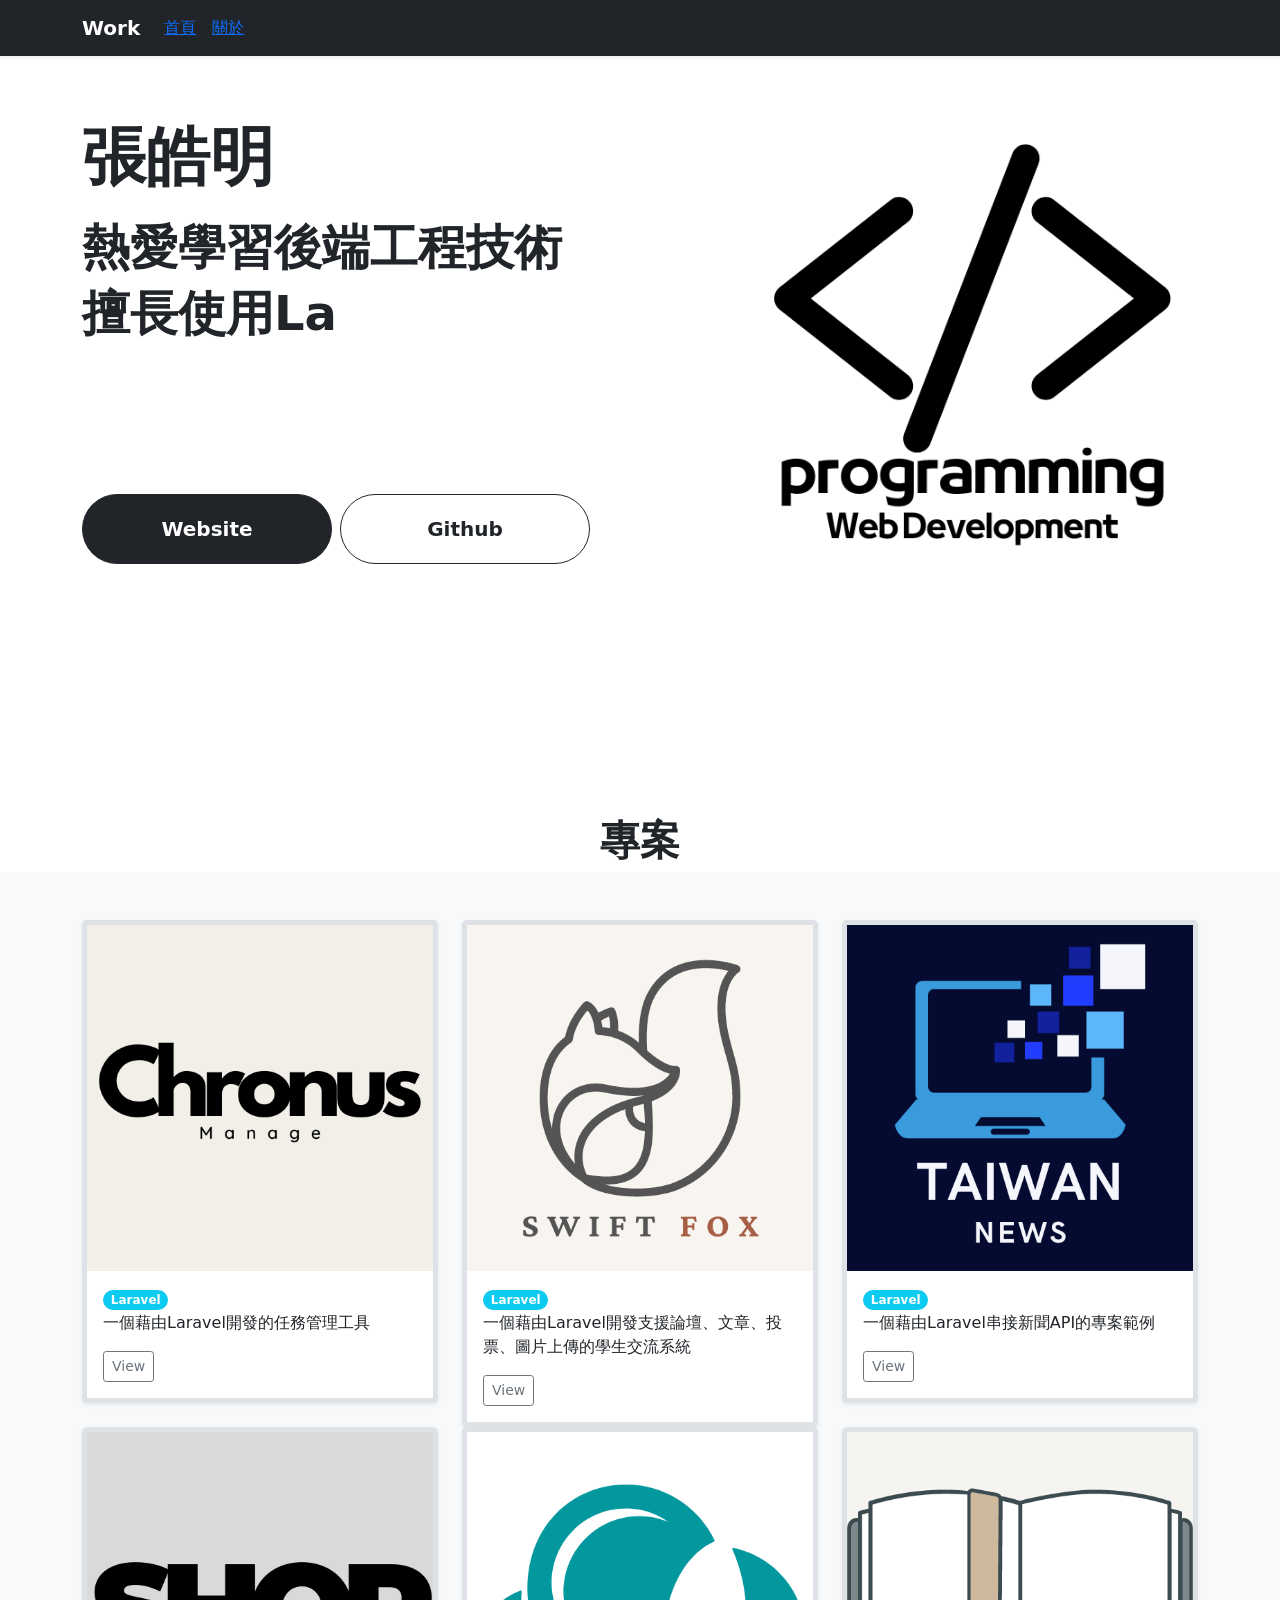
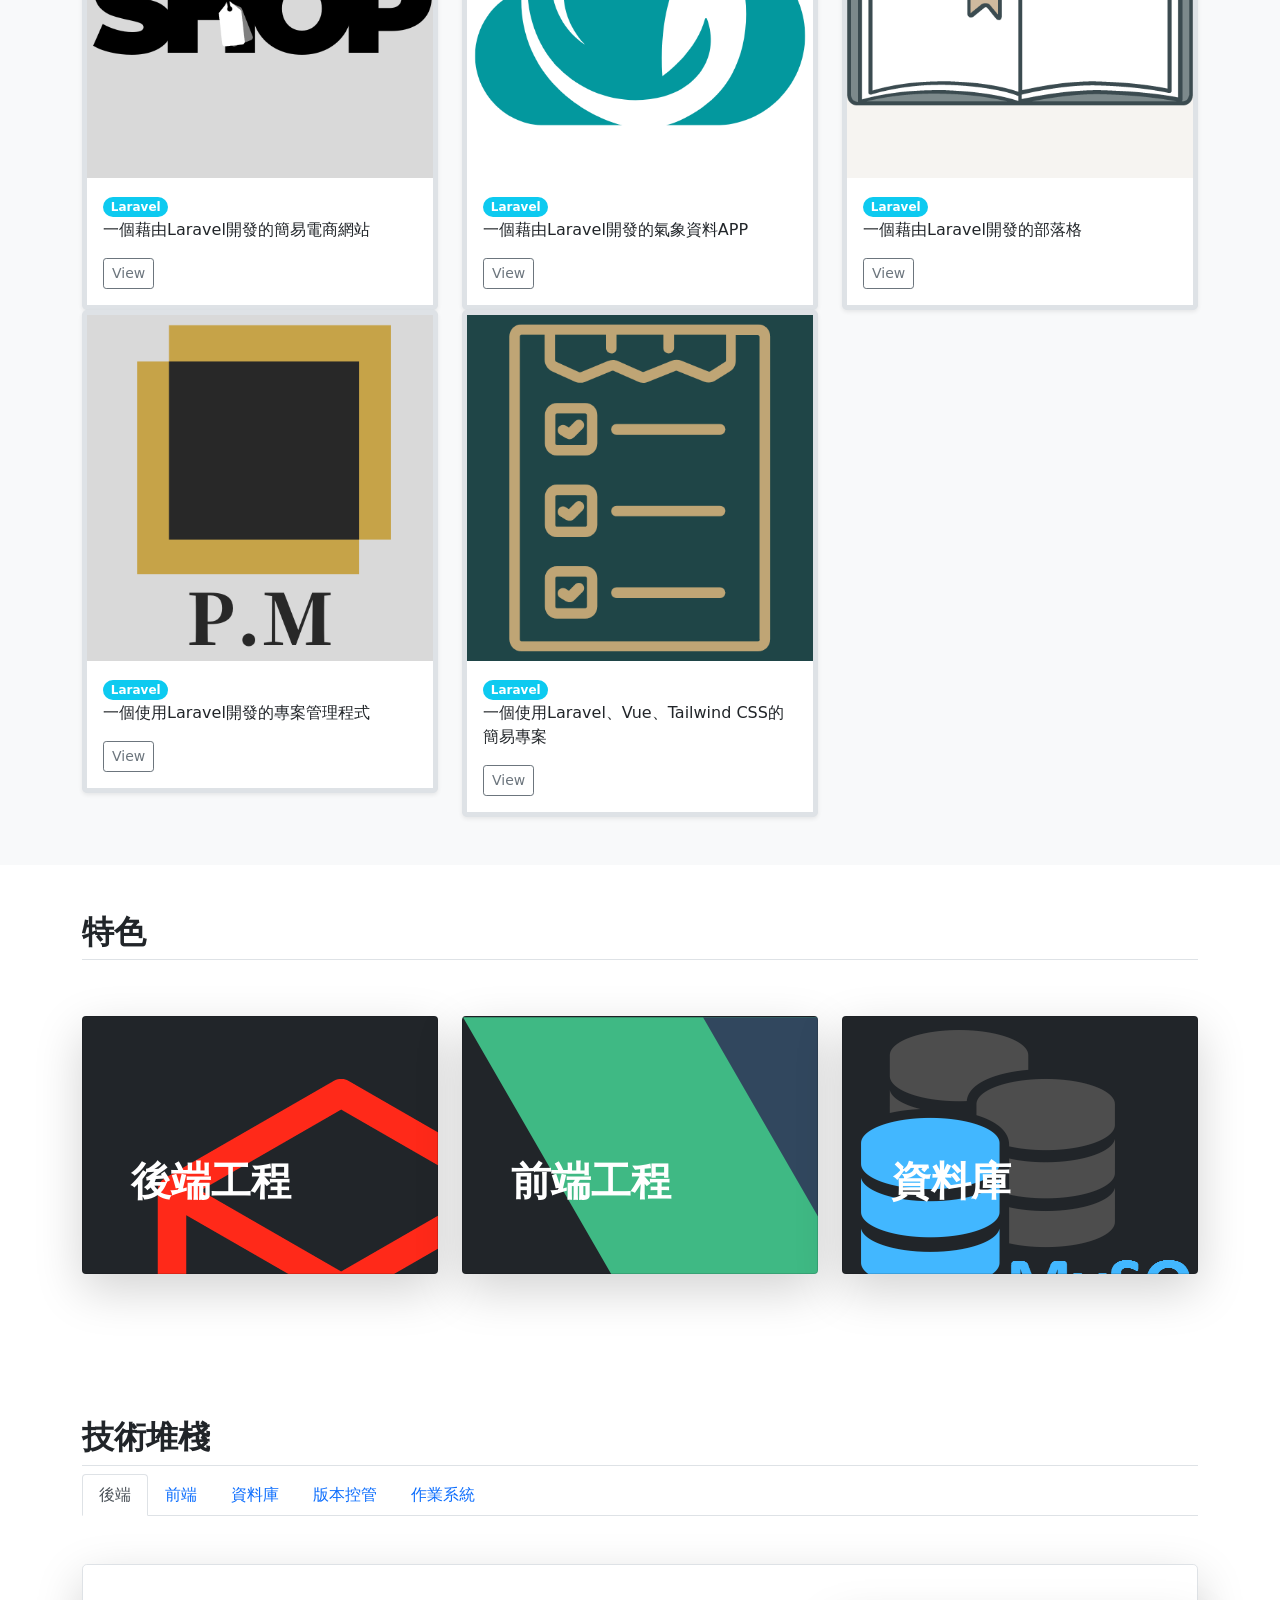
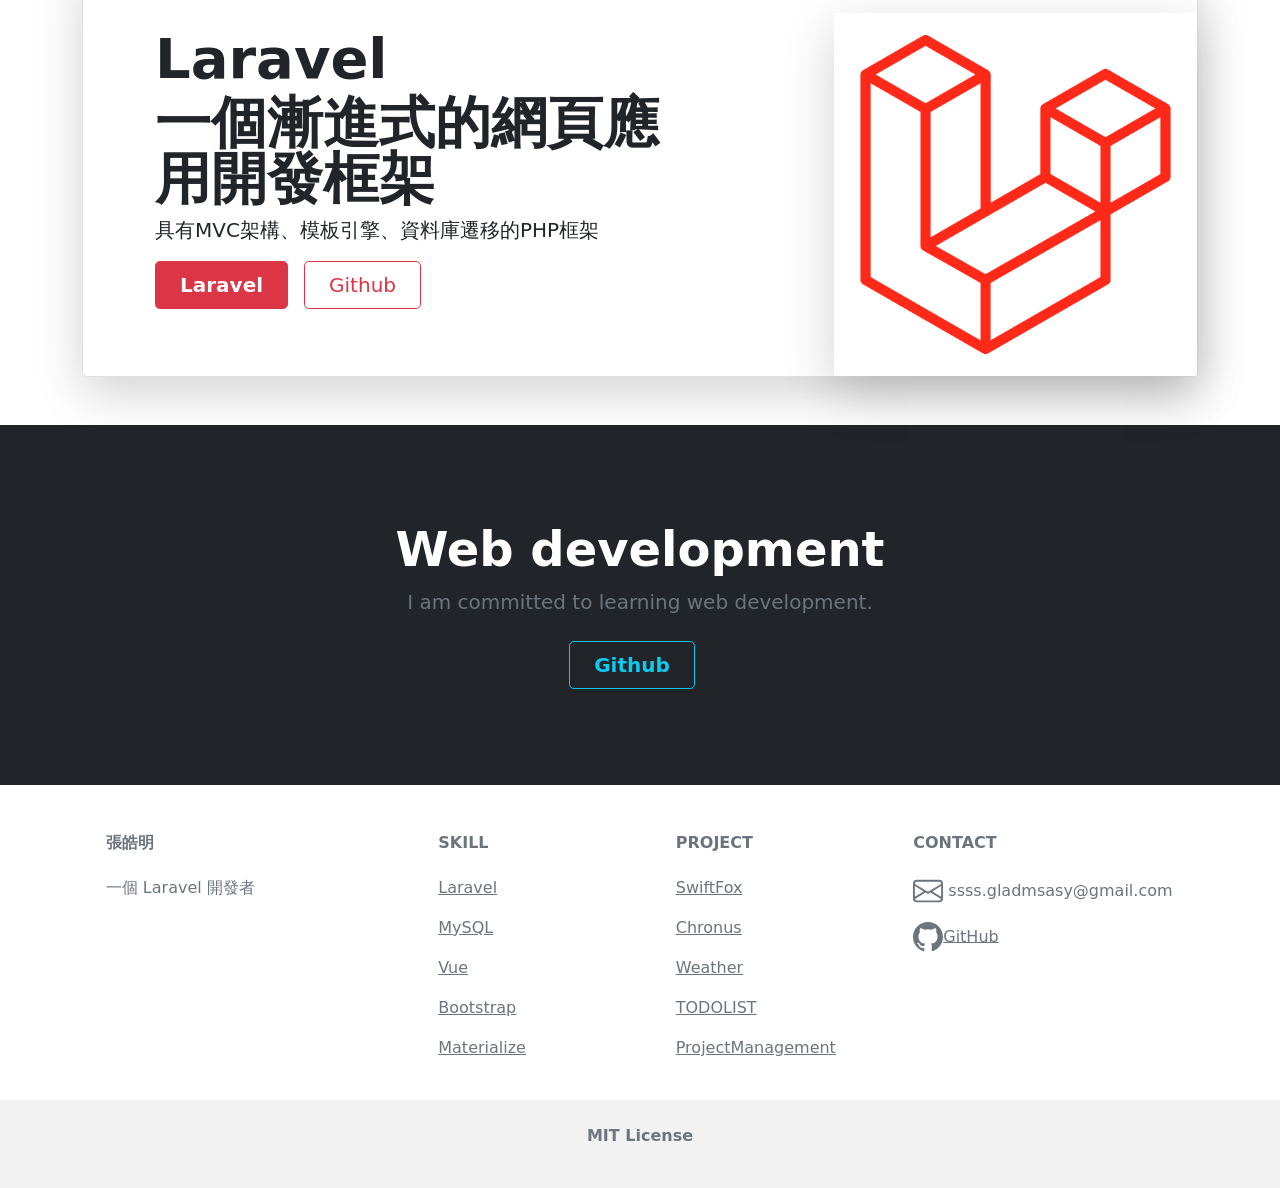
<file: index.html>
<!doctype html>
<html lang="zh-tw">
<head>
    <meta charset="utf-8">
    <meta name="viewport" content="width=device-width, initial-scale=2.0">
    <meta name="description" content="這是一個專案總集網站">
    <title>專案總集</title>
    <link href="css/bootstrap.min.css" rel="stylesheet">
    <link href="css/style.css" rel="stylesheet">
    <link rel="shortcut icon" href="images/work.ico" type="image/x-icon" />
</head>
<body>
<div id="app">

<main>

  <router-view></router-view>

</main>

<footers></footers>

</div>
</body>
<script src="js/vue.js"></script>
<script src="js/vue-router.js"></script>
<script src="js/main.js"></script>
<script src="js/bootstrap.bundle.min.js"></script>
</html>
</file>
<file: css/style.css>
.banner{
        margin-top: 60px;
        height: 700px;
    }
    
    .main-btn {
        width: 250px;
        height: 70px;
    }
    
    .bd-placeholder-img {
        font-size: 1.125rem;
        text-anchor: middle;
        -webkit-user-select: none;
        -moz-user-select: none;
        user-select: none;
    }

    @media (min-width: 768px) {
        .bd-placeholder-img-lg {
        font-size: 3.5rem;
        }
    }

    #avatar {
        width: 150px;
        height: 150px;
    }

    .card {
        transition: transform 0.3s ease-in-out;
    }

    .card:hover {
        transform: scale(1.05);
    }
</file>
